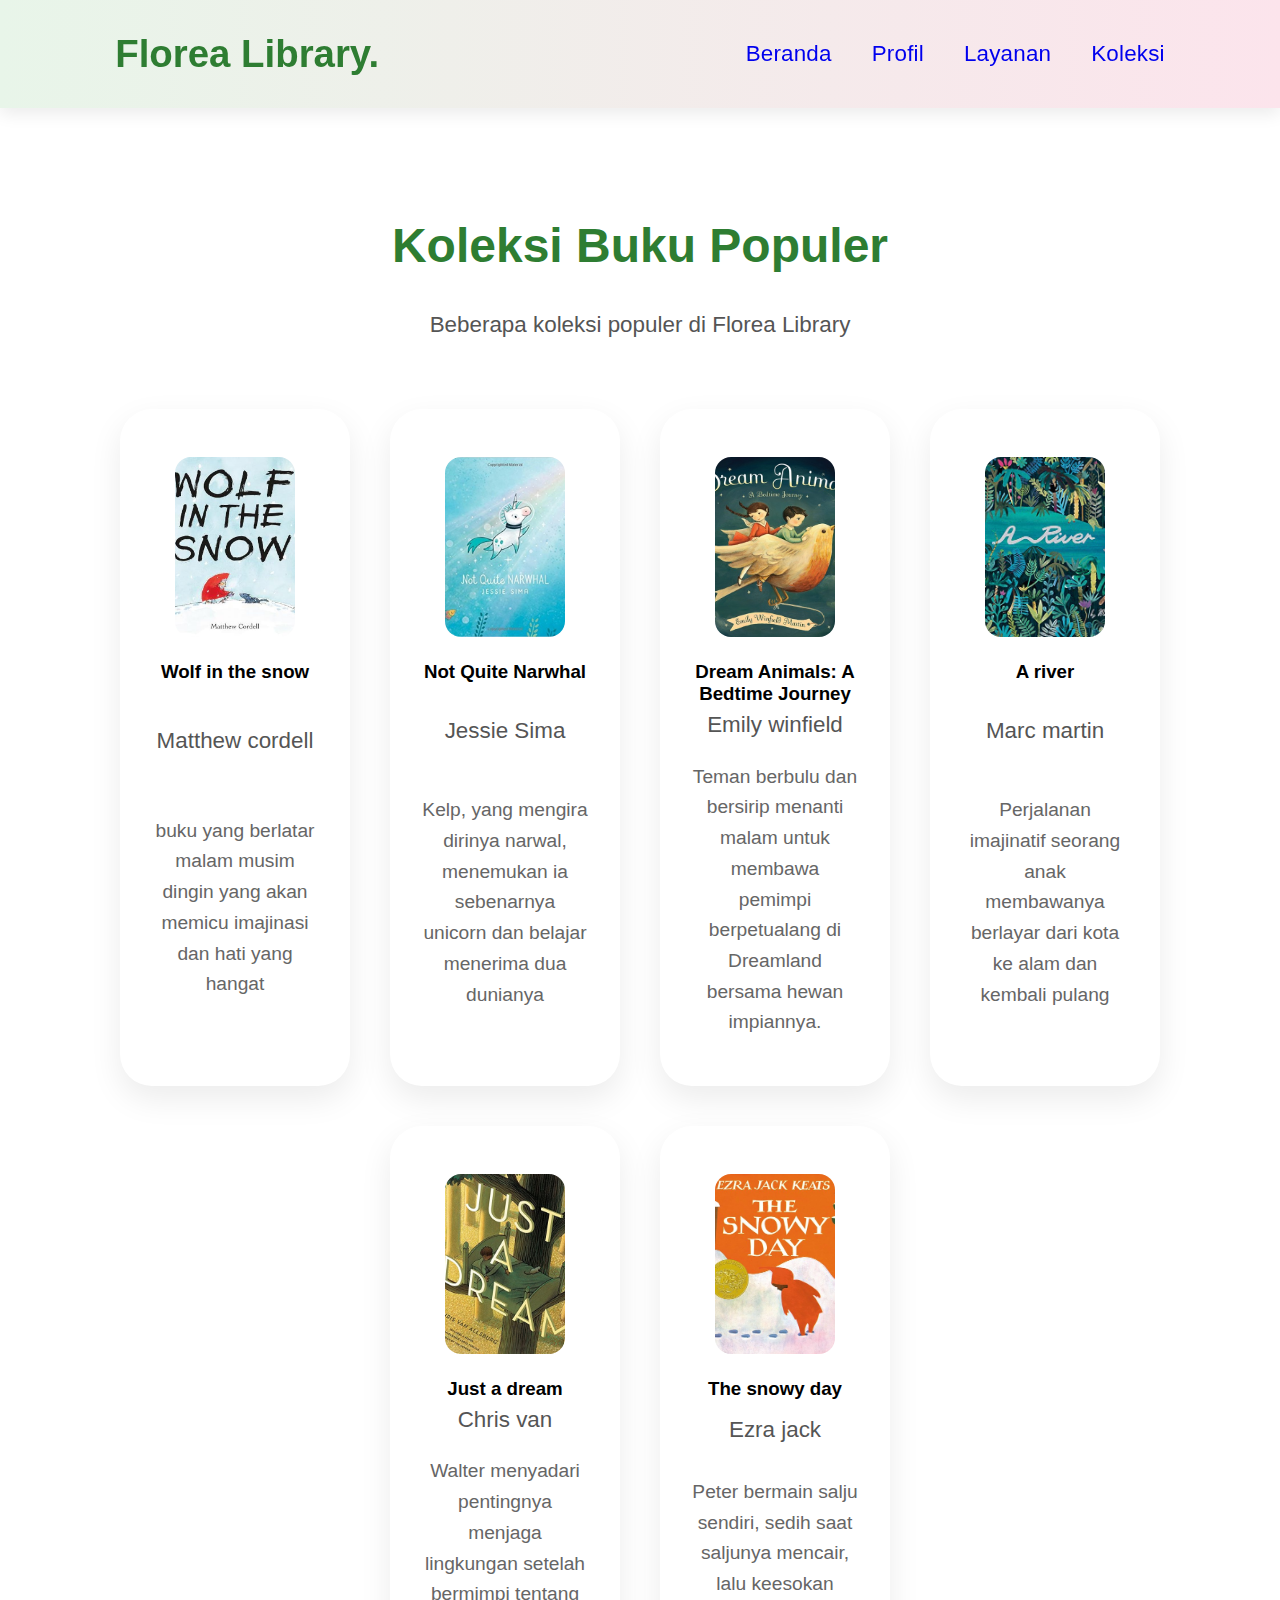
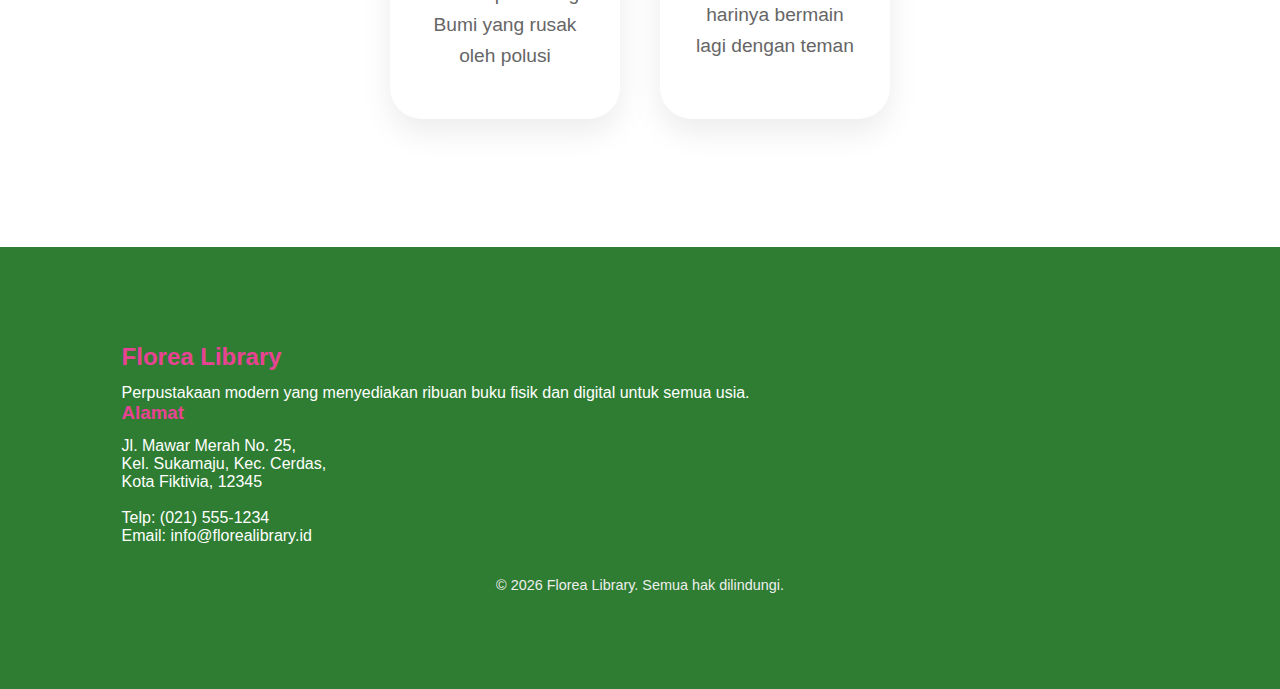
<file: koleksi.html>
<!DOCTYPE html>
<html lang="id">
<head>
  <meta charset="UTF-8">
  <title>Koleksi - Florea Library</title>
  <meta name="viewport" content="width=device-width, initial-scale=1.0">
  <link rel="stylesheet" href="style.css">
</head>
<body>

<header class="header">
  <a href="index.html" class="logo">Florea Library<span>.</span></a>

  <nav class="navbar">
    <a href="index.html">Beranda</a>
    <a href="profil.html">Profil</a>
    <a href="layanan.html">Layanan</a>
    <a href="koleksi.html" class="active">Koleksi</a>
  </nav>
</header>

<main>
  <section class="section Koleksi">
    <h2>Koleksi Buku Populer</h2>
    <p class="section-desc">
      Beberapa koleksi populer di Florea Library 
    </p>

    <div class="cards">
      <div class="card buku"> 
        <img src="koleksi.jpg" alt="wolf in the snow"> 
        <h3>Wolf in the snow</h3> 
        <p class="penulis">Matthew cordell</p> 
        <p class="sinopsis">buku yang berlatar malam musim dingin yang akan memicu imajinasi dan hati yang hangat</p> 
    </div>
    <div class="card buku"> 
    <img src="koleksi 2.jpg" alt="Not Quite Narwhal"> 
    <h3>Not Quite Narwhal</h3> 
    <p class="penulis">Jessie Sima</p> 
    <p class="sinopsis">Kelp, yang mengira dirinya narwal, menemukan ia sebenarnya unicorn dan belajar menerima dua dunianya</p> 
    </div>
    <div class="card buku"> 
        <img src="koleksi 3.jpg" alt="Dream Animals: A Bedtime Journey"> 
        <h3>Dream Animals: A Bedtime Journey</h3> 
        <p class="penulis">Emily winfield</p> 
        <p class="sinopsis">Teman berbulu dan bersirip menanti malam untuk membawa pemimpi berpetualang di Dreamland bersama hewan impiannya.</p> 
    </div>
    <div class="card buku"> 
    <img src="koleksi 4.jpg" alt="A river"> 
    <h3>A river</h3> 
    <p class="penulis">Marc martin</p> 
    <p class="sinopsis">Perjalanan imajinatif seorang anak membawanya berlayar dari kota ke alam dan kembali pulang</p> 
    </div>
    <div class="card buku"> 
    <img src="koleksi 5.jpg" alt="Just a dream"> 
    <h3>Just a dream</h3> 
    <p class="penulis">Chris van</p> 
    <p class="sinopsis">Walter menyadari pentingnya menjaga lingkungan setelah bermimpi tentang Bumi yang rusak oleh polusi</p> 
    </div>
    <div class="card buku"> 
        <img src="koleksi 6.jpg" alt="The snowy day"> 
        <h3>The snowy day</h3> 
        <p class="penulis">Ezra jack</p> 
        <p class="sinopsis">Peter bermain salju sendiri, sedih saat saljunya mencair, lalu keesokan harinya bermain lagi dengan teman</p> 
    </div> 
    </div>


  </section>
</main>

<!-- FOOTER -->
<footer class="footer">
  <footer class="footer-flex">
  <div class="footer-left">
    <h2>Florea Library</h2>
    <p>Perpustakaan modern yang menyediakan ribuan buku fisik dan digital untuk semua usia.</p>
<div class="footer-alamat">
    <h3>Alamat</h3>
    <p>
      Jl. Mawar Merah No. 25,<br>
      Kel. Sukamaju, Kec. Cerdas,<br>
      Kota Fiktivia, 12345<br><br>
      Telp: (021) 555-1234<br>
      Email: info@florealibrary.id
    </p>
  </div>
</div>
  </div>
    </div>
  </div>
  <div class="footer-bottom">
    <p>&copy; 2026 Florea Library. Semua hak dilindungi.</p>
  </div>
</footer>

</body>

</html>
</file>
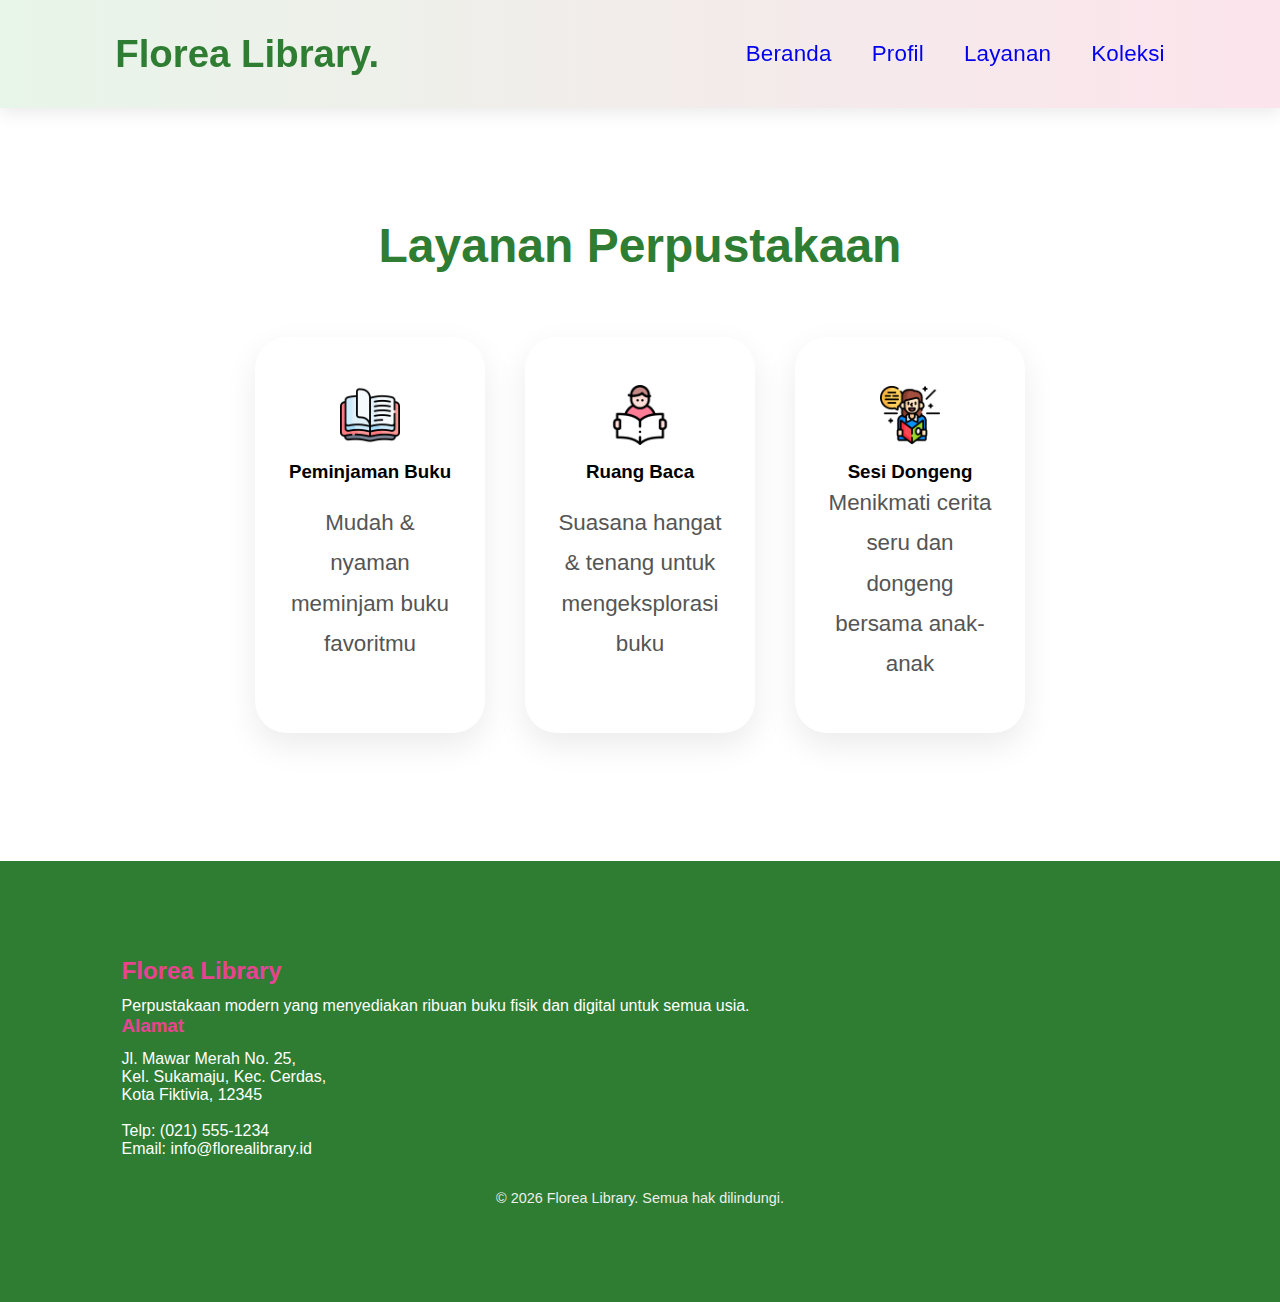
<file: layanan.html>
<!DOCTYPE html>
<html lang="id">
<head>
  <meta charset="UTF-8">
  <title>Layanan - Florea Library</title>
  <meta name="viewport" content="width=device-width, initial-scale=1.0">
  <link rel="stylesheet" href="style.css">
</head>
<body>

<header class="header">
  <a href="index.html" class="logo">Florea Library<span>.</span></a>

  <nav class="navbar">
    <a href="index.html">Beranda</a>
    <a href="profil.html">Profil</a>
    <a href="layanan.html" class="active">Layanan</a>
    <a href="koleksi.html">Koleksi</a>
  </nav>
</header>

<main>
  <section class="section Layanan">
    <h2>Layanan Perpustakaan</h2>

    <div class="cards">
      <div class="card">
        <img src="layanan 1.png" alt="Peminjaman Buku" class="icon-layanan">
        <h3>Peminjaman Buku</h3>
        <p>Mudah & nyaman meminjam buku favoritmu</p>
      </div>

      <div class="card">
        <img src="layanan 2.png" alt="Ruang Baca" class="icon-layanan">
        <h3>Ruang Baca</h3> 
        <p>Suasana hangat & tenang untuk mengeksplorasi buku</p> 
    </div> <div class="card"> 
        <img src="layanan 3.png" alt="storytelling" class="icon-layanan"> 
        <h3>Sesi Dongeng</h3> 
        <p>Menikmati cerita seru dan dongeng bersama anak-anak</p> 
    </div>
  </section>
  </main>

    <!-- FOOTER -->
<footer class="footer">
  <footer class="footer-flex">
  <div class="footer-left">
    <h2>Florea Library</h2>
    <p>Perpustakaan modern yang menyediakan ribuan buku fisik dan digital untuk semua usia.</p>
<div class="footer-alamat">
    <h3>Alamat</h3>
    <p>
      Jl. Mawar Merah No. 25,<br>
      Kel. Sukamaju, Kec. Cerdas,<br>
      Kota Fiktivia, 12345<br><br>
      Telp: (021) 555-1234<br>
      Email: info@florealibrary.id
    </p>
  </div>

  </div>
  <div class="footer-bottom">
    <p>&copy; 2026 Florea Library. Semua hak dilindungi.</p>
  </div>

</footer>
</file>
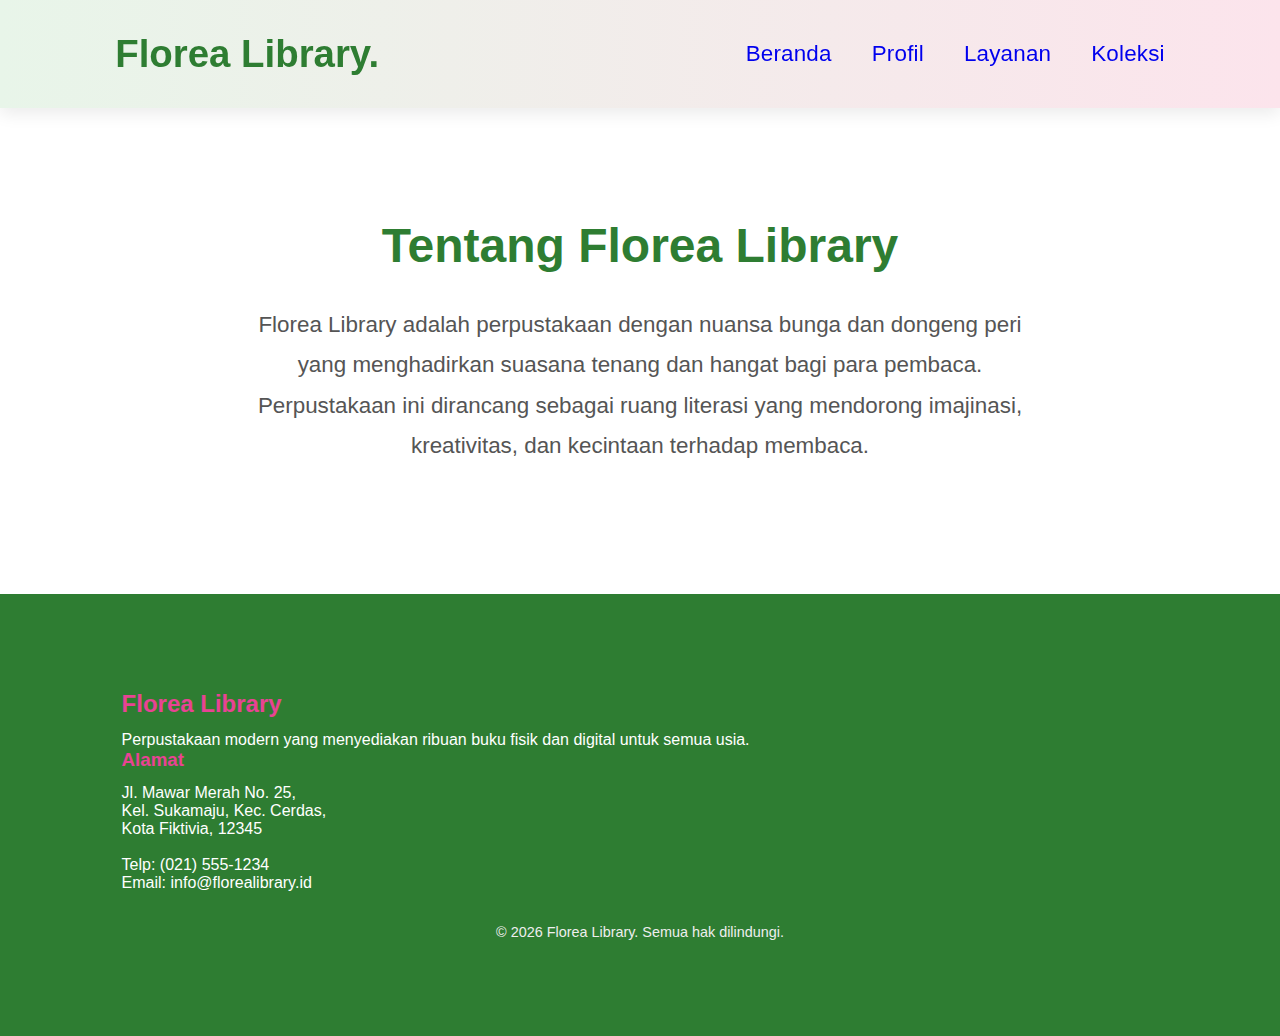
<file: profil.html>
<!DOCTYPE html>
<html lang="id">
<head>
  <meta charset="UTF-8">
  <title>Profil - Florea Library</title>
  <link rel="stylesheet" href="style.css">
</head>
<body>

<header class="header">
  <a href="index.html" class="logo">Florea Library<span>.</span></a>
  <nav class="navbar">
    <a href="index.html">Beranda</a>
    <a href="profil.html">Profil</a>
    <a href="layanan.html">Layanan</a>
    <a href="koleksi.html">Koleksi</a>
  </nav>
</header>

<main>
  <section class="section Profil">
    <h2>Tentang Florea Library</h2>
    <p>Florea Library adalah perpustakaan dengan nuansa bunga dan dongeng peri yang menghadirkan suasana tenang dan hangat bagi para pembaca. Perpustakaan ini dirancang sebagai ruang literasi yang mendorong imajinasi, kreativitas, dan kecintaan terhadap membaca. </p>
  </section>
</main>

<!-- FOOTER -->
<footer class="footer">
  <footer class="footer-flex">
  <div class="footer-left">
    <h2>Florea Library</h2>
    <p>Perpustakaan modern yang menyediakan ribuan buku fisik dan digital untuk semua usia.</p>
<div class="footer-alamat">
    <h3>Alamat</h3>
    <p>
      Jl. Mawar Merah No. 25,<br>
      Kel. Sukamaju, Kec. Cerdas,<br>
      Kota Fiktivia, 12345<br><br>
      Telp: (021) 555-1234<br>
      Email: info@florealibrary.id
    </p>
  </div>
</div>
  </div>
    </div>
  </div>
  <div class="footer-bottom">
    <p>&copy; 2026 Florea Library. Semua hak dilindungi.</p>
  </div>
</footer>

</body>

</html>
</file>
<file: style.css>
:root{
  --pink: #e84393;
  --green: #2e7d32;
  --light-green: #e8f5e9;
  --light-pink: #fce4ec;
}

*{
  margin: 0;
  padding: 0;
  box-sizing: border-box;
  font-family: Verdana, Geneva, Tahoma, sans-serif;
  text-decoration: none;
}
html{
  scroll-behavior: smooth;
}

body{
  padding-top: 90px; 
}


.header{
  position: fixed;
  top: 0;
  left: 0;
  right: 0;
  background: linear-gradient(90deg, var(--light-green), var(--light-pink));
  padding: 2rem 9%;
  display: flex;
  align-items: center;
  justify-content: space-between;
  z-index: 1000;
  box-shadow: 0 .4rem 1rem rgba(0,0,0,.08);
}

.header .logo{
  font-size: 2.4rem;
  font-weight: 600;
  color: var(--green);
}

.header .navbar{
  display: flex;
  gap: 2.5rem;
  color: var(--green);
}

.header .navbar a{
  font-size: 1.4rem;
  font-weight: 400;
  letter-spacing: 0.2px;
}

.header .navbar a:hover{
  color: var(--pink);
}
.header .navbar a::after{
  content: '';
  position: absolute;
  left: 0;
  bottom: -6px;
  width: 0;
  height: 2px;
  background: var(--pink);
  transition: .3s;
}

.header .navbar a:hover::after{
  width: 100%;
}

.hero {
  display: flex;
  align-items: center;
  justify-content: space-between;
  padding: 80px 100px;
  min-height: 90vh;
  box-sizing: border-box;
}

section{
  scroll-margin-top: 120px;
}

.hero-text p {
  font-size: 18px;
  margin-bottom: 25px;
  color: #555;
}

.hero-content {
  width: 50%;
}

.hero-content h1 {
  font-size: 3.5rem;
  color: var(--green);
  margin-bottom: 1rem;
}

.hero-content p {
  font-size: 18px;
  margin-bottom: 30px;
  color: #555;
}


.hero-image {
  width: 45%;
  text-align: right;
}

.hero-image img {
  width: 100%;
  max-width: 400px;
}

.btn:hover {
  background-color: #c13b78;
}
.section{
  padding: 8rem 9%;
  text-align: center;
}

.section h2{
  font-size: 3rem;
  color: var(--green);
  margin-bottom: 2rem;
}

.section p{
  max-width: 800px;
  margin: auto;
  font-size: 1.4rem;
  line-height: 1.8;
  color: #555;
}
.cards{
  margin-top: 4rem;
  display: flex;
  gap: 2.5rem;
  justify-content: center;
  flex-wrap: wrap;
}

.card{
  background: #fff;
  padding: 2.5rem 2rem;
  width: 260px;
  border-radius: 2rem;
  box-shadow: 0 .8rem 2rem rgba(0,0,0,.08);
  transition: .3s;
  display: flex;
  flex-direction: column;
}

.card:hover{
  transform: translateY(-8px);
}

.profil{
  background: #fff;
}

.layanan{
  background: var(--light-green);
}

.koleksi{
  background: var(--light-pink);
}

.informasi{
  background: #fff;
}

.buku{
  text-align: center;
}

.buku img{
  width: 120px;
  height: 180px;
  object-fit: cover;
  margin: 0 auto 1.5rem;
  border-radius: 1rem;
}

.buku .sinopsis{
  font-size: 1.2rem;
  color: #666;
  line-height: 1.6;
  margin-top: 1rem;
}

.icon-layanan{
  width: 60px;
  height: 60px;
  margin: 0 auto 1rem;
}

.cards {
  display: flex;
  gap: 2.5rem;
  justify-content: center;
  flex-wrap: wrap;
}
.card {
  background: #fff;
  padding: 3rem 2rem;
  width: 230px;
  border-radius: 2rem;
  box-shadow: 0 .8rem 2rem rgba(0,0,0,.08);
  transition: .3s;
  text-align: center;
}
.card:hover {
  transform: translateY(-8px);
}
.hero {
  background: radial-gradient(
    circle at top left,
    rgba(255, 182, 193, 0.25),
    transparent 60%
  ),
  radial-gradient(
    circle at bottom right,
    rgba(186, 230, 255, 0.25),
    transparent 60%
  );
}

/* ===== FOOTER ===== */
.footer {
  background-color: var(--green);
  color: #fff;
  padding: 3rem 5%;
}

.footer-flex {
  display: flex;
  flex-wrap: wrap;
  justify-content: space-between;
  background-color: var(--green);
  color: #fff;
  padding: 3rem 5%;
}

.footer-left {
  max-width: 70%;
}



.footer-left h2, .footer-left h3,
.footer-right h3 {
  color: var(--pink);
  margin-bottom: 0.8rem;
}

.footer-left p, .footer-left ul, .footer-left li, 
.footer-left a, .footer-right a, .footer-right p {
  color: #fff;
  font-size: 1rem;
}

.footer-left ul {
  list-style: none;
  padding: 0;
  margin-bottom: 1rem;
}

.footer-left ul li {
  margin: 0.5rem 0;
}

.footer-left ul li a {
  color: #fff;
  text-decoration: none;
  transition: color 0.3s;
}

.footer-left ul li a:hover {
  color: var(--pink);
}



.footer-bottom {
  width: 100%;
  text-align: center;
  margin-top: 2rem;
  font-size: 0.9rem;
  color: #eee;
}

.footer-alamat {
  text-align: left;      
  margin-left: 0;        
}

.footer-left {
  text-align: left;      

}
</file>
